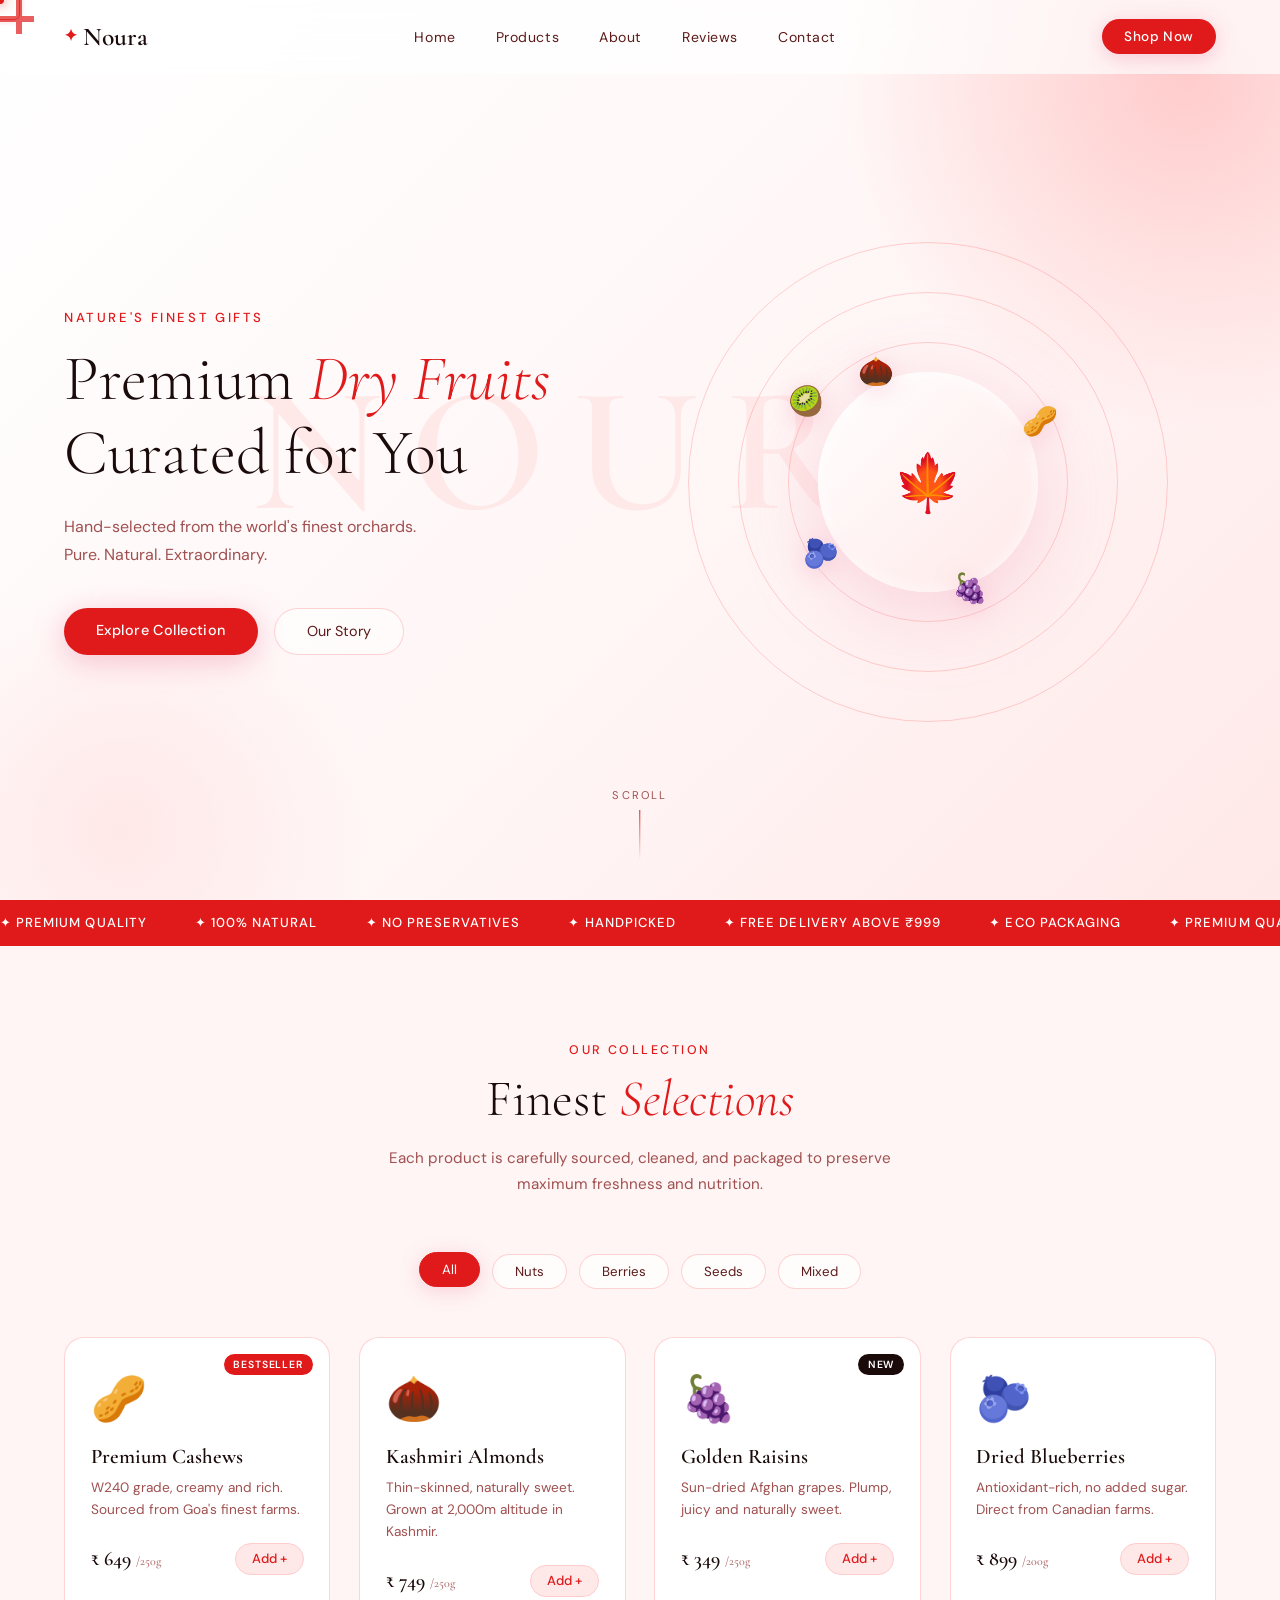
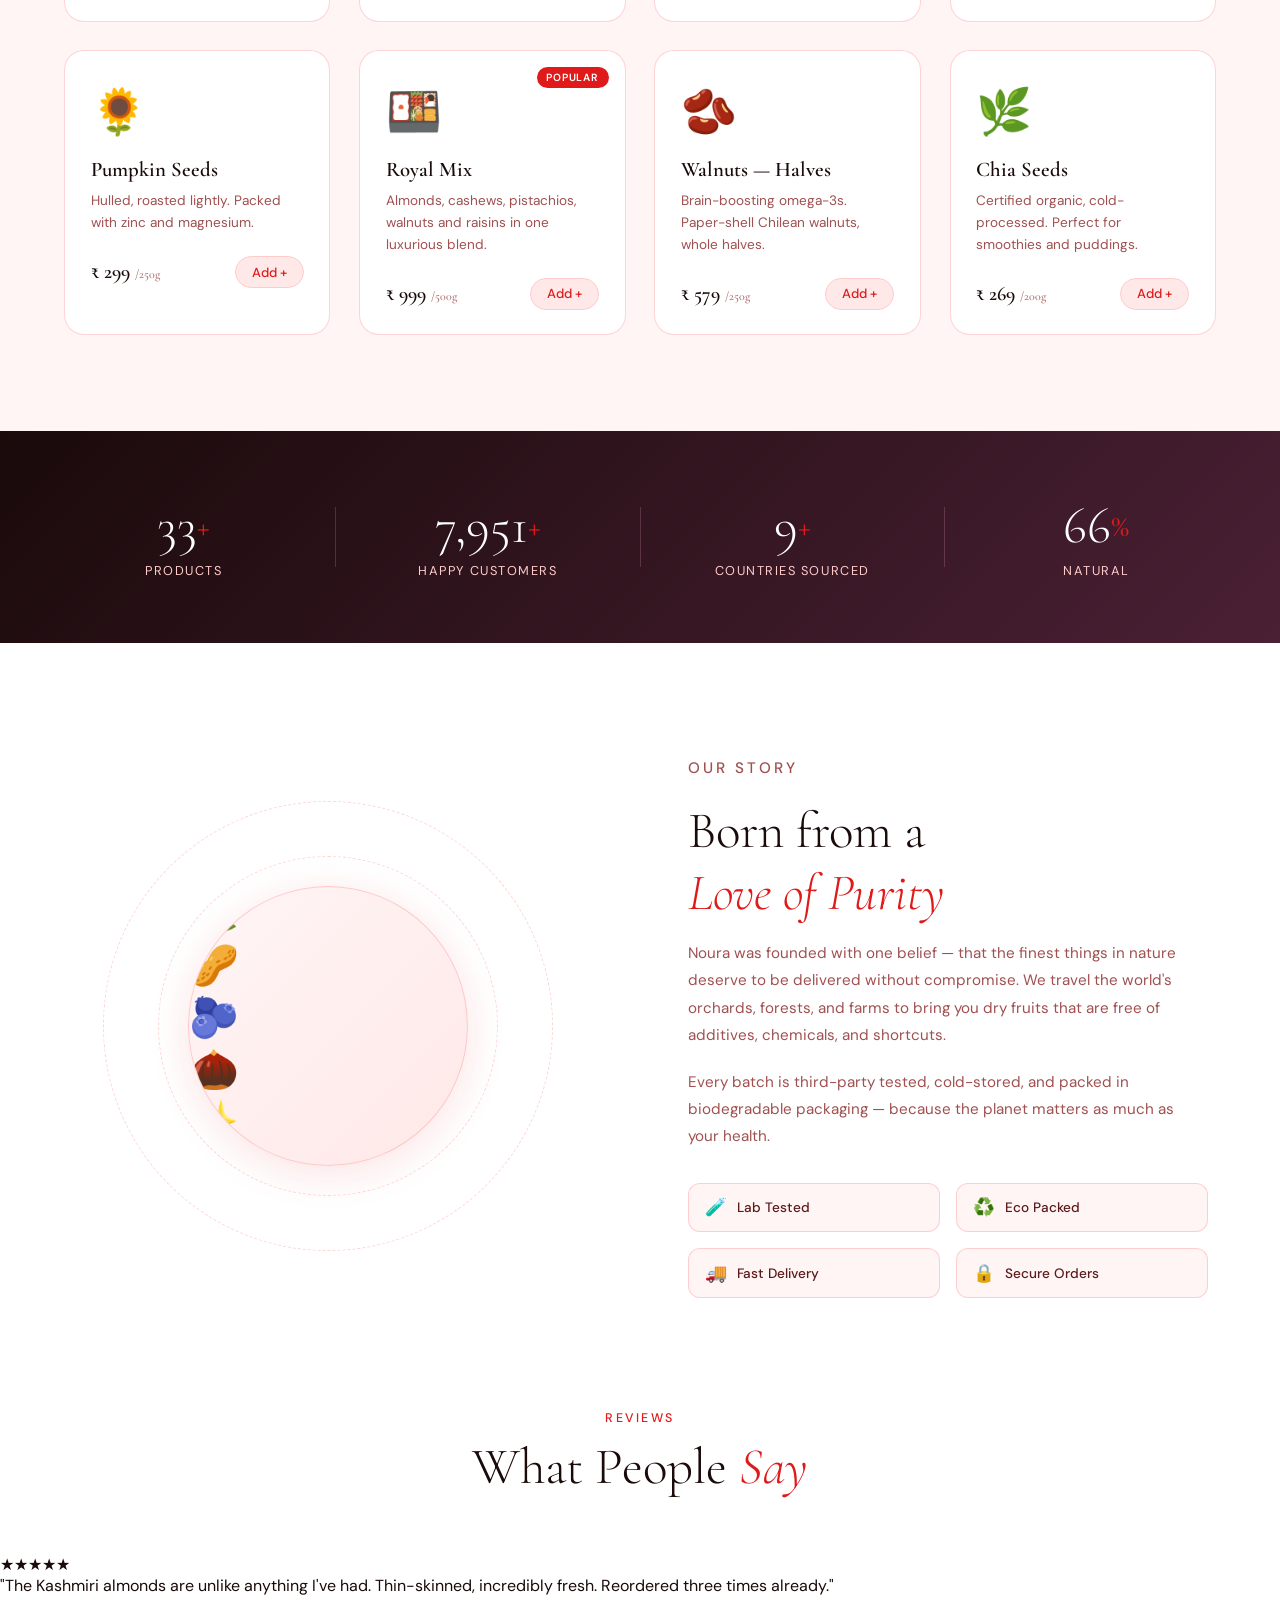
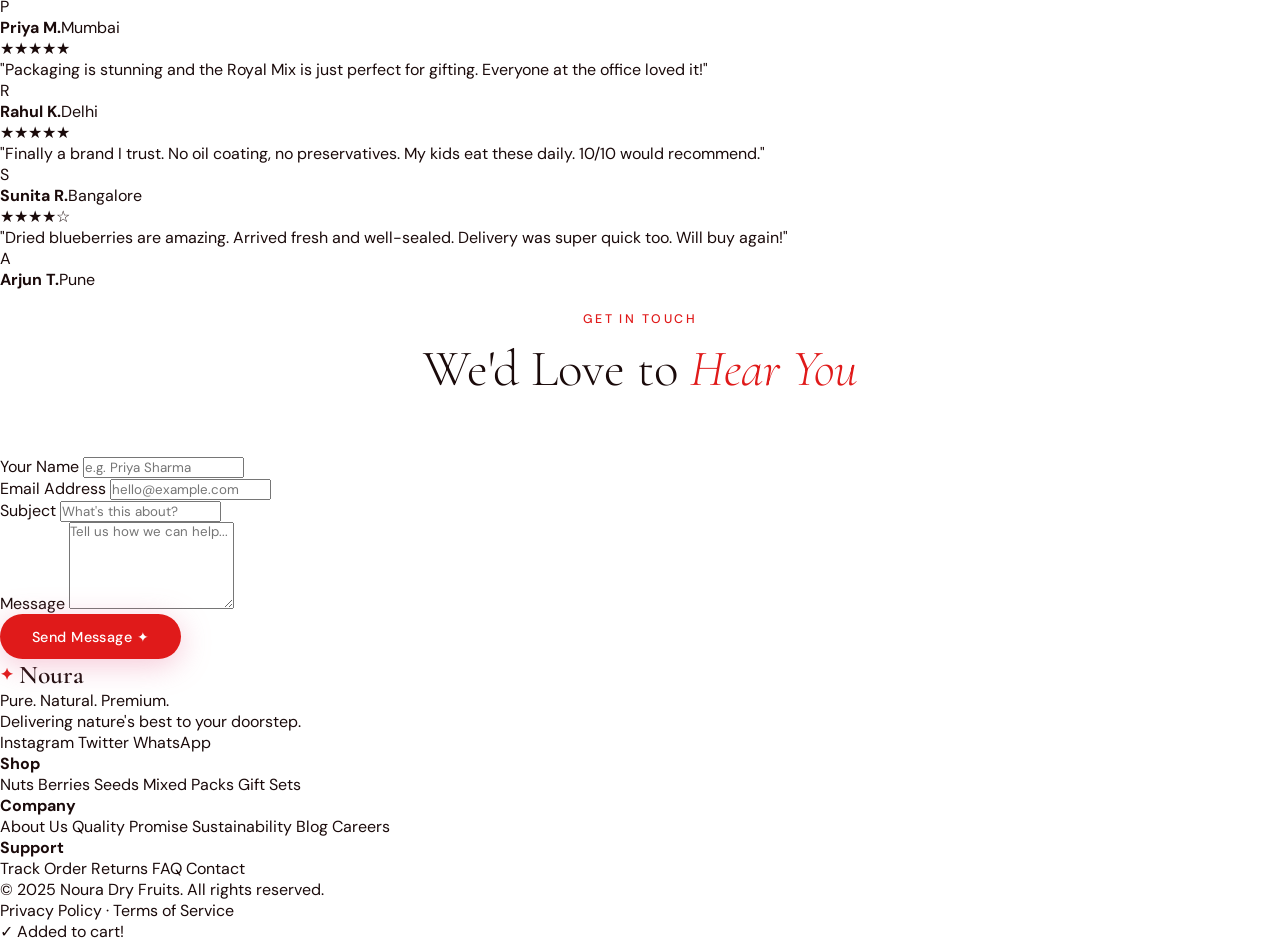
<file: index.html>
<!DOCTYPE html>
<html lang="en">
<head>
  <meta charset="UTF-8" />
  <meta name="viewport" content="width=device-width, initial-scale=1.0" />
  <title>Noura — Premium Dry Fruits</title>
  <link rel="stylesheet" href="webs.css"/>
  <link href="https://fonts.googleapis.com/css2?family=Cormorant+Garamond:ital,wght@0,300;0,400;0,600;1,300;1,400&family=DM+Sans:wght@300;400;500&display=swap" rel="stylesheet"/>
</head>
<body>

  <!-- Cursor -->
  <div class="cursor" id="cursor"></div>
  <div class="cursor-follower" id="cursorFollower"></div>

  <!-- Floating Particles -->
  <div class="particles" id="particles"></div>

  <!-- ── NAVBAR ── -->
  <nav class="navbar" id="navbar">
    <div class="nav-logo">
      <span class="logo-icon">✦</span> Noura
    </div>
    <ul class="nav-links">
      <li><a href="#home">Home</a></li>
      <li><a href="#products">Products</a></li>
      <li><a href="#about">About</a></li>
      <li><a href="#testimonials">Reviews</a></li>
      <li><a href="#contact">Contact</a></li>
    </ul>
    <button class="nav-cta">Shop Now</button>
    <button class="hamburger" id="hamburger">&#9776;</button>
  </nav>

  <!-- ── HERO ── -->
  <section class="hero" id="home">
    <div class="hero-bg-text">NOURA</div>
    <div class="hero-content">
      <p class="hero-tagline reveal-up">Nature's Finest Gifts</p>
      <h1 class="hero-title reveal-up delay-1">Premium <em>Dry Fruits</em><br/>Curated for You</h1>
      <p class="hero-sub reveal-up delay-2">Hand-selected from the world's finest orchards.<br/>Pure. Natural. Extraordinary.</p>
      <div class="hero-btns reveal-up delay-3">
        <a href="#products" class="btn-primary">Explore Collection</a>
        <a href="#about" class="btn-ghost">Our Story</a>
      </div>
    </div>
    <div class="hero-visual">
      <div class="bowl-ring ring-1"></div>
      <div class="bowl-ring ring-2"></div>
      <div class="bowl-ring ring-3"></div>
      <div class="hero-bowl">
        <div class="float-item fi-1">🌰</div>
        <div class="float-item fi-2">🥜</div>
        <div class="float-item fi-3">🍇</div>
        <div class="float-item fi-4">🫐</div>
        <div class="float-item fi-5">🥝</div>
        <div class="bowl-center">🍁</div>
      </div>
    </div>
    <div class="hero-scroll">
      <span>Scroll</span>
      <div class="scroll-line"></div>
    </div>
  </section>

  <!-- ── MARQUEE STRIP ── -->
  <div class="marquee-wrapper">
    <div class="marquee-track">
      <span>✦ Premium Quality</span><span>✦ 100% Natural</span><span>✦ No Preservatives</span>
      <span>✦ Handpicked</span><span>✦ Free Delivery Above ₹999</span><span>✦ Eco Packaging</span>
      <span>✦ Premium Quality</span><span>✦ 100% Natural</span><span>✦ No Preservatives</span>
      <span>✦ Handpicked</span><span>✦ Free Delivery Above ₹999</span><span>✦ Eco Packaging</span>
    </div>
  </div>

  <!-- ── PRODUCTS ── -->
  <section class="products" id="products">
    <div class="section-header">
      <p class="section-label">Our Collection</p>
      <h2 class="section-title">Finest <em>Selections</em></h2>
      <p class="section-sub">Each product is carefully sourced, cleaned, and packaged to preserve maximum freshness and nutrition.</p>
    </div>

    <div class="filter-bar">
      <button class="filter-btn active" data-filter="all">All</button>
      <button class="filter-btn" data-filter="nuts">Nuts</button>
      <button class="filter-btn" data-filter="berries">Berries</button>
      <button class="filter-btn" data-filter="seeds">Seeds</button>
      <button class="filter-btn" data-filter="mixed">Mixed</button>
    </div>

    <div class="products-grid" id="productsGrid">

      <div class="product-card" data-category="nuts">
        <div class="card-badge">Bestseller</div>
        <div class="card-emoji">🥜</div>
        <div class="card-glow"></div>
        <h3>Premium Cashews</h3>
        <p>W240 grade, creamy and rich. Sourced from Goa's finest farms.</p>
        <div class="card-footer">
          <span class="price">₹ 649 <small>/250g</small></span>
          <button class="add-cart">Add +</button>
        </div>
      </div>

      <div class="product-card" data-category="nuts">
        <div class="card-emoji">🌰</div>
        <div class="card-glow"></div>
        <h3>Kashmiri Almonds</h3>
        <p>Thin-skinned, naturally sweet. Grown at 2,000m altitude in Kashmir.</p>
        <div class="card-footer">
          <span class="price">₹ 749 <small>/250g</small></span>
          <button class="add-cart">Add +</button>
        </div>
      </div>

      <div class="product-card featured" data-category="berries">
        <div class="card-badge new">New</div>
        <div class="card-emoji">🍇</div>
        <div class="card-glow"></div>
        <h3>Golden Raisins</h3>
        <p>Sun-dried Afghan grapes. Plump, juicy and naturally sweet.</p>
        <div class="card-footer">
          <span class="price">₹ 349 <small>/250g</small></span>
          <button class="add-cart">Add +</button>
        </div>
      </div>

      <div class="product-card" data-category="berries">
        <div class="card-emoji">🫐</div>
        <div class="card-glow"></div>
        <h3>Dried Blueberries</h3>
        <p>Antioxidant-rich, no added sugar. Direct from Canadian farms.</p>
        <div class="card-footer">
          <span class="price">₹ 899 <small>/200g</small></span>
          <button class="add-cart">Add +</button>
        </div>
      </div>

      <div class="product-card" data-category="seeds">
        <div class="card-emoji">🌻</div>
        <div class="card-glow"></div>
        <h3>Pumpkin Seeds</h3>
        <p>Hulled, roasted lightly. Packed with zinc and magnesium.</p>
        <div class="card-footer">
          <span class="price">₹ 299 <small>/250g</small></span>
          <button class="add-cart">Add +</button>
        </div>
      </div>

      <div class="product-card" data-category="mixed">
        <div class="card-badge">Popular</div>
        <div class="card-emoji">🍱</div>
        <div class="card-glow"></div>
        <h3>Royal Mix</h3>
        <p>Almonds, cashews, pistachios, walnuts and raisins in one luxurious blend.</p>
        <div class="card-footer">
          <span class="price">₹ 999 <small>/500g</small></span>
          <button class="add-cart">Add +</button>
        </div>
      </div>

      <div class="product-card" data-category="nuts">
        <div class="card-emoji">🫘</div>
        <div class="card-glow"></div>
        <h3>Walnuts — Halves</h3>
        <p>Brain-boosting omega-3s. Paper-shell Chilean walnuts, whole halves.</p>
        <div class="card-footer">
          <span class="price">₹ 579 <small>/250g</small></span>
          <button class="add-cart">Add +</button>
        </div>
      </div>

      <div class="product-card" data-category="seeds">
        <div class="card-emoji">🌿</div>
        <div class="card-glow"></div>
        <h3>Chia Seeds</h3>
        <p>Certified organic, cold-processed. Perfect for smoothies and puddings.</p>
        <div class="card-footer">
          <span class="price">₹ 269 <small>/200g</small></span>
          <button class="add-cart">Add +</button>
        </div>
      </div>

    </div>
  </section>

  <!-- ── STATS STRIP ── -->
  <section class="stats-strip">
    <div class="stat-item">
      <span class="stat-num" data-target="50">0</span><span class="stat-sym">+</span>
      <p>Products</p>
    </div>
    <div class="stat-divider"></div>
    <div class="stat-item">
      <span class="stat-num" data-target="12000">0</span><span class="stat-sym">+</span>
      <p>Happy Customers</p>
    </div>
    <div class="stat-divider"></div>
    <div class="stat-item">
      <span class="stat-num" data-target="15">0</span><span class="stat-sym">+</span>
      <p>Countries Sourced</p>
    </div>
    <div class="stat-divider"></div>
    <div class="stat-item">
      <span class="stat-num" data-target="100">0</span><span class="stat-sym">%</span>
      <p>Natural</p>
    </div>
  </section>

  <!-- ── ABOUT ── -->
  <section class="about" id="about">
    <div class="about-visual">
      <div class="about-ring ar1"></div>
      <div class="about-ring ar2"></div>
      <div class="about-img-box">
        <div class="about-emoji-grid">
          <span>🌿</span><span>🥜</span><span>🫐</span>
          <span>🌰</span><span>✨</span><span>🍇</span>
          <span>🌻</span><span>🫘</span><span>🍁</span>
        </div>
      </div>
    </div>
    <div class="about-content">
      <p class="section-label">Our Story</p>
      <h2 class="section-title">Born from a<br/><em>Love of Purity</em></h2>
      <p>Noura was founded with one belief — that the finest things in nature deserve to be delivered without compromise. We travel the world's orchards, forests, and farms to bring you dry fruits that are free of additives, chemicals, and shortcuts.</p>
      <p>Every batch is third-party tested, cold-stored, and packed in biodegradable packaging — because the planet matters as much as your health.</p>
      <div class="about-perks">
        <div class="perk"><span>🧪</span> Lab Tested</div>
        <div class="perk"><span>♻️</span> Eco Packed</div>
        <div class="perk"><span>🚚</span> Fast Delivery</div>
        <div class="perk"><span>🔒</span> Secure Orders</div>
      </div>
    </div>
  </section>

  <!-- ── TESTIMONIALS ── -->
  <section class="testimonials" id="testimonials">
    <div class="section-header">
      <p class="section-label">Reviews</p>
      <h2 class="section-title">What People <em>Say</em></h2>
    </div>
    <div class="testi-track" id="testiTrack">

      <div class="testi-card">
        <div class="testi-stars">★★★★★</div>
        <p>"The Kashmiri almonds are unlike anything I've had. Thin-skinned, incredibly fresh. Reordered three times already."</p>
        <div class="testi-author">
          <div class="author-avatar">P</div>
          <div><strong>Priya M.</strong><span>Mumbai</span></div>
        </div>
      </div>

      <div class="testi-card">
        <div class="testi-stars">★★★★★</div>
        <p>"Packaging is stunning and the Royal Mix is just perfect for gifting. Everyone at the office loved it!"</p>
        <div class="testi-author">
          <div class="author-avatar">R</div>
          <div><strong>Rahul K.</strong><span>Delhi</span></div>
        </div>
      </div>

      <div class="testi-card">
        <div class="testi-stars">★★★★★</div>
        <p>"Finally a brand I trust. No oil coating, no preservatives. My kids eat these daily. 10/10 would recommend."</p>
        <div class="testi-author">
          <div class="author-avatar">S</div>
          <div><strong>Sunita R.</strong><span>Bangalore</span></div>
        </div>
      </div>

      <div class="testi-card">
        <div class="testi-stars">★★★★☆</div>
        <p>"Dried blueberries are amazing. Arrived fresh and well-sealed. Delivery was super quick too. Will buy again!"</p>
        <div class="testi-author">
          <div class="author-avatar">A</div>
          <div><strong>Arjun T.</strong><span>Pune</span></div>
        </div>
      </div>

    </div>
    <div class="testi-dots" id="testiDots"></div>
  </section>

  <!-- ── CONTACT ── -->
  <section class="contact" id="contact">
    <div class="contact-inner">
      <div class="section-header">
        <p class="section-label">Get in Touch</p>
        <h2 class="section-title">We'd Love to <em>Hear You</em></h2>
      </div>
      <form class="contact-form" id="contactForm">
        <div class="form-row">
          <div class="form-group">
            <label>Your Name</label>
            <input type="text" placeholder="e.g. Priya Sharma" required />
          </div>
          <div class="form-group">
            <label>Email Address</label>
            <input type="email" placeholder="hello@example.com" required />
          </div>
        </div>
        <div class="form-group">
          <label>Subject</label>
          <input type="text" placeholder="What's this about?" />
        </div>
        <div class="form-group">
          <label>Message</label>
          <textarea rows="5" placeholder="Tell us how we can help..."></textarea>
        </div>
        <button type="submit" class="btn-primary submit-btn">Send Message ✦</button>
      </form>
    </div>
  </section>

  <!-- ── FOOTER ── -->
  <footer class="footer">
    <div class="footer-top">
      <div class="footer-brand">
        <div class="nav-logo"><span class="logo-icon">✦</span> Noura</div>
        <p>Pure. Natural. Premium.<br/>Delivering nature's best to your doorstep.</p>
        <div class="social-links">
          <a href="#">Instagram</a>
          <a href="#">Twitter</a>
          <a href="#">WhatsApp</a>
        </div>
      </div>
      <div class="footer-links">
        <h4>Shop</h4>
        <a href="#">Nuts</a>
        <a href="#">Berries</a>
        <a href="#">Seeds</a>
        <a href="#">Mixed Packs</a>
        <a href="#">Gift Sets</a>
      </div>
      <div class="footer-links">
        <h4>Company</h4>
        <a href="#">About Us</a>
        <a href="#">Quality Promise</a>
        <a href="#">Sustainability</a>
        <a href="#">Blog</a>
        <a href="#">Careers</a>
      </div>
      <div class="footer-links">
        <h4>Support</h4>
        <a href="#">Track Order</a>
        <a href="#">Returns</a>
        <a href="#">FAQ</a>
        <a href="#">Contact</a>
      </div>
    </div>
    <div class="footer-bottom">
      <p>© 2025 Noura Dry Fruits. All rights reserved.</p>
      <p>Privacy Policy · Terms of Service</p>
    </div>
  </footer>

  <!-- Toast -->
  <div class="toast" id="toast">
    <span>✓</span> Added to cart!
  </div>

  <script src="webs.js"></script>
</body>
</html>
</file>
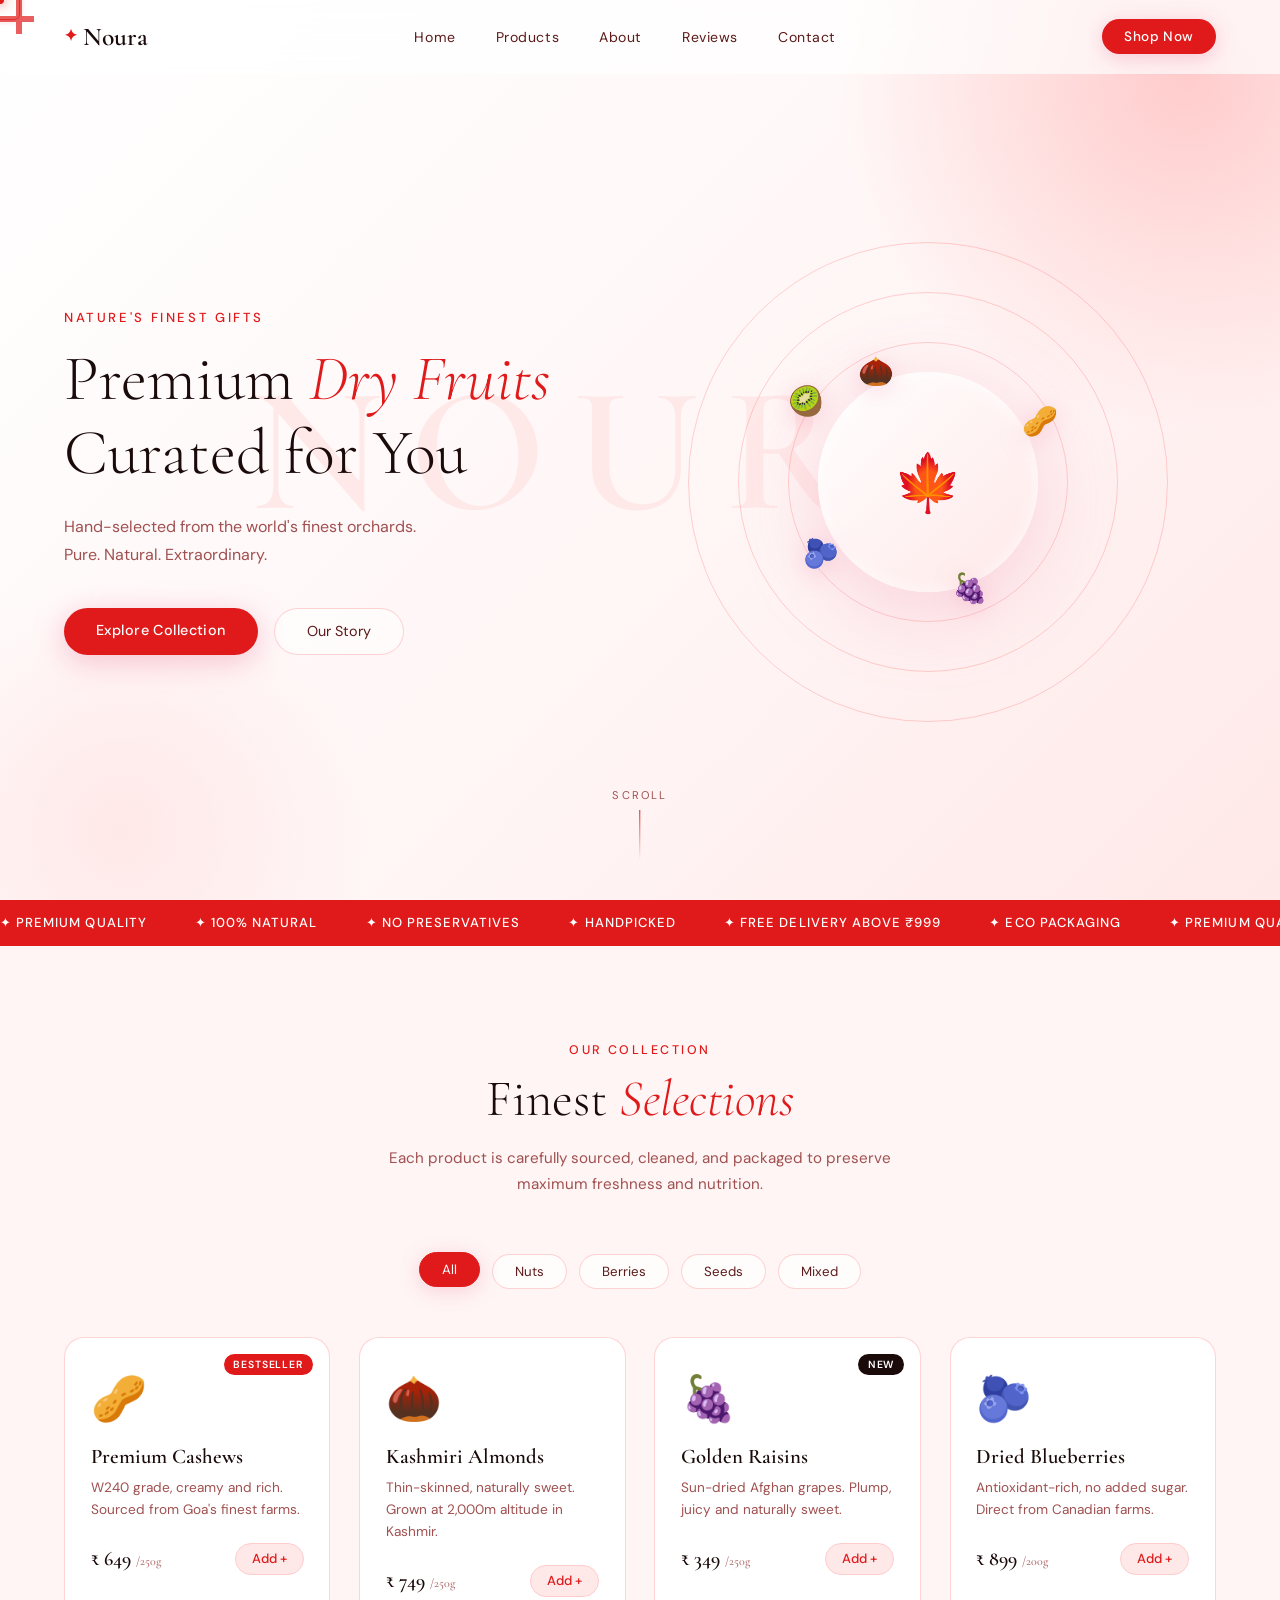
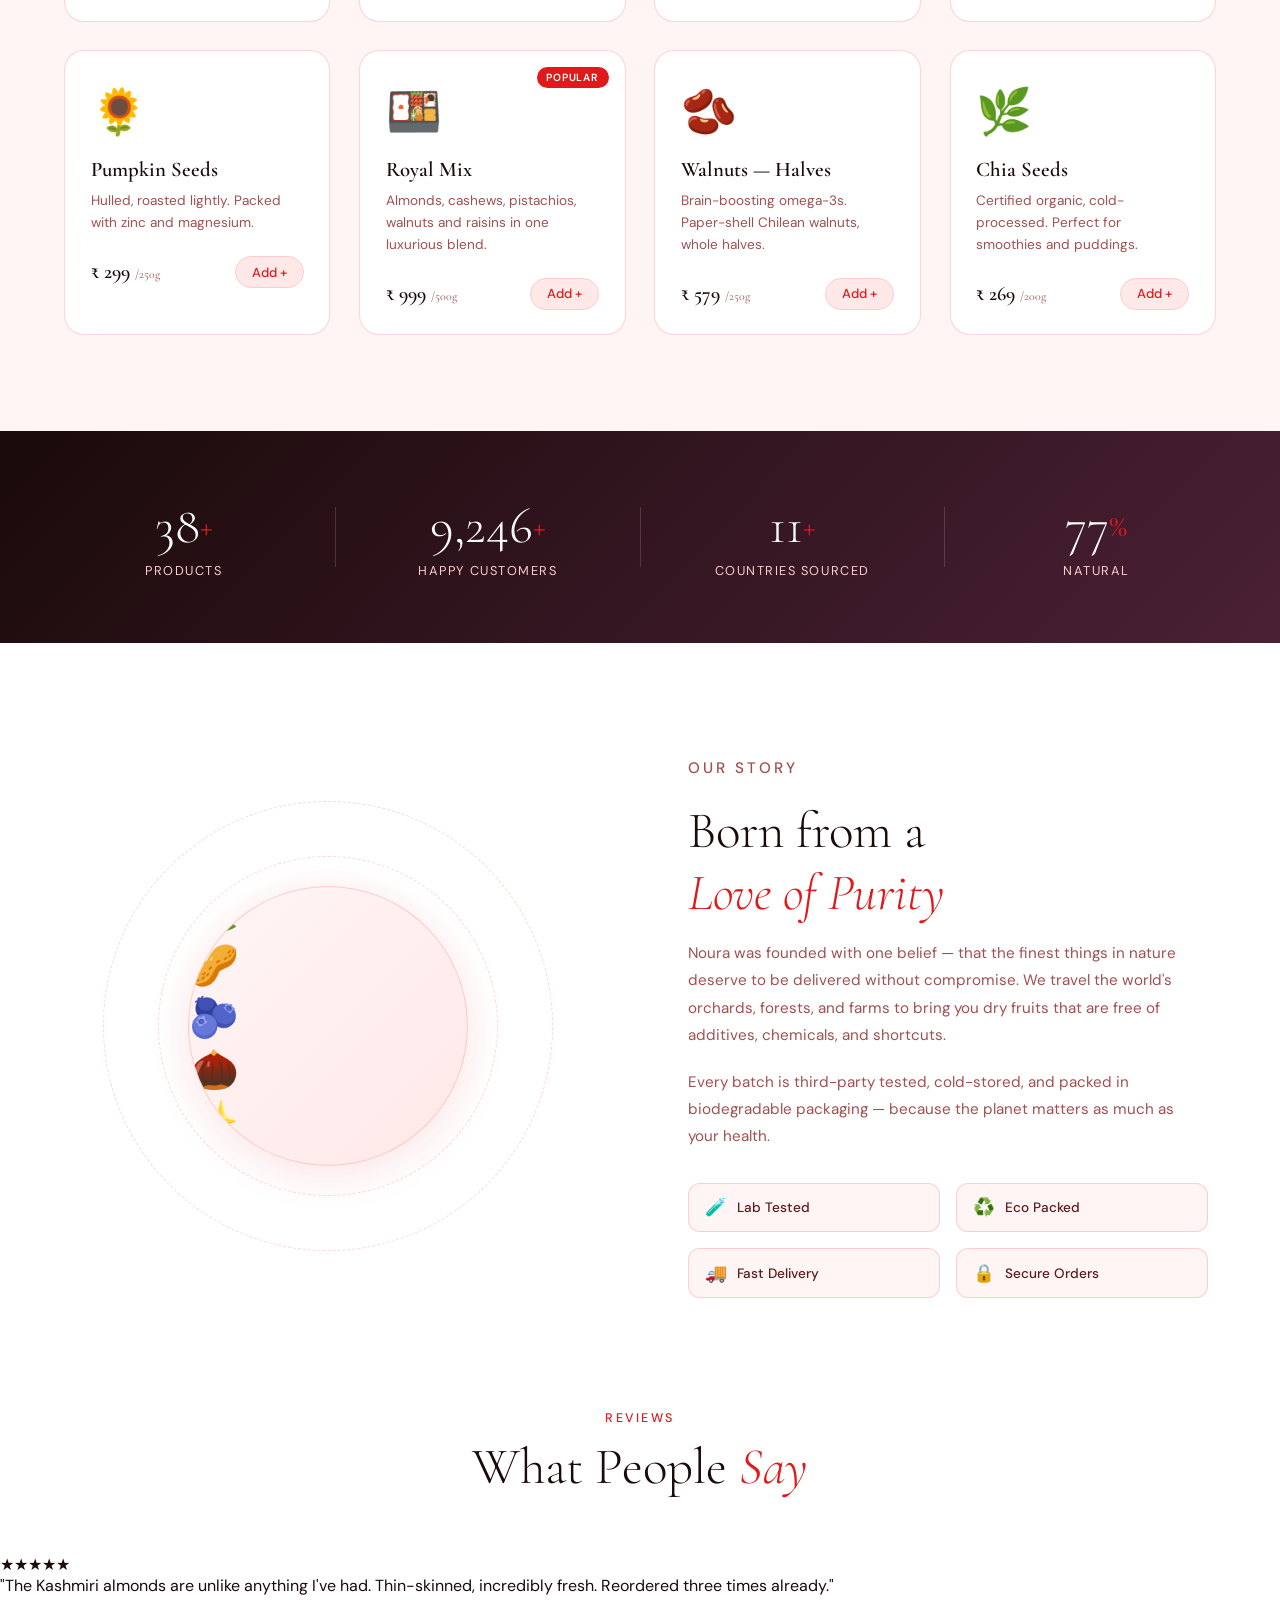
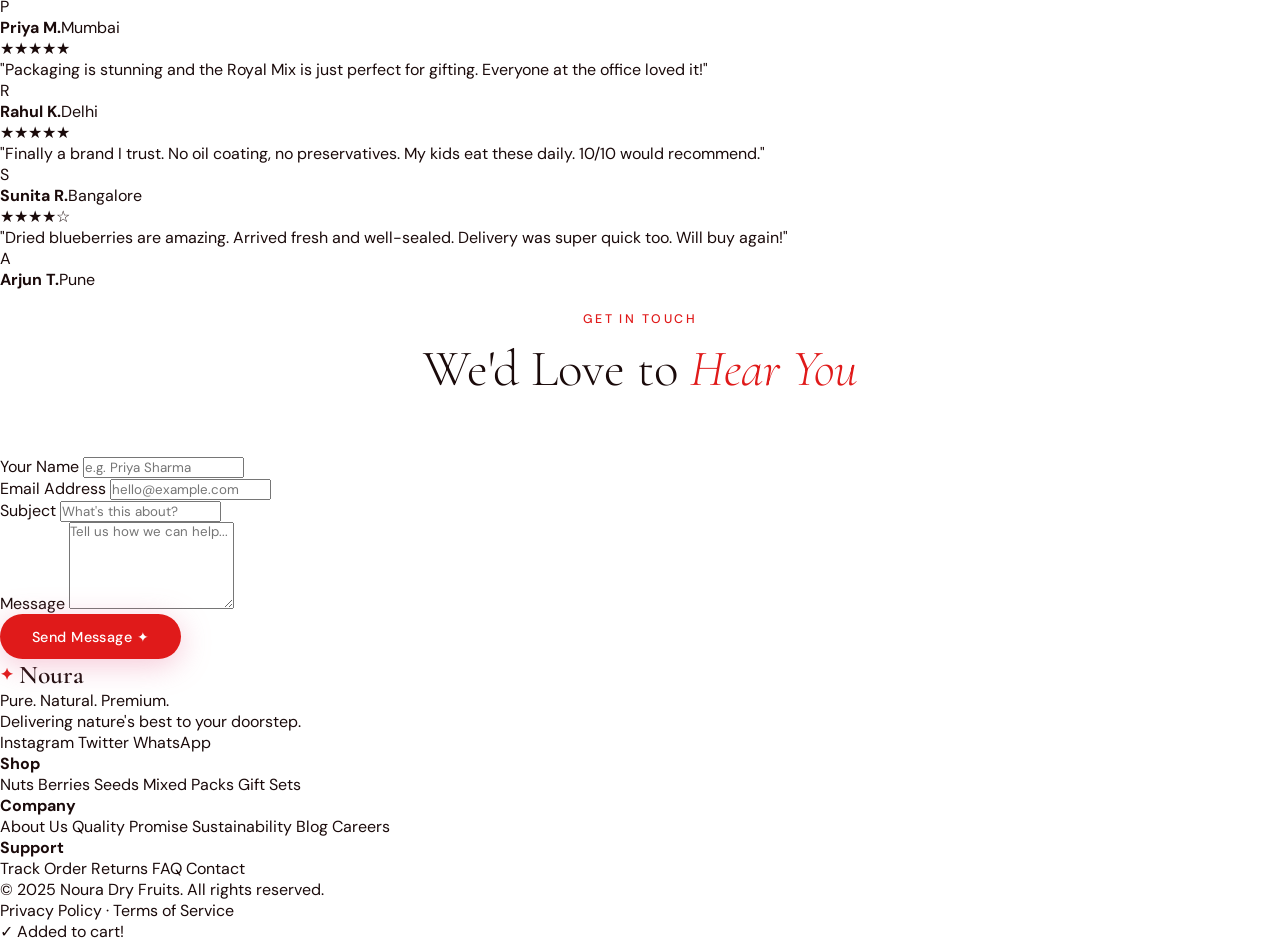
<file: web.html>
<!DOCTYPE html>
<html lang="en">
<head>
  <meta charset="UTF-8" />
  <meta name="viewport" content="width=device-width, initial-scale=1.0" />
  <title>Noura — Premium Dry Fruits</title>
  <link rel="stylesheet" href="webs.css"/>
  <link href="https://fonts.googleapis.com/css2?family=Cormorant+Garamond:ital,wght@0,300;0,400;0,600;1,300;1,400&family=DM+Sans:wght@300;400;500&display=swap" rel="stylesheet"/>
</head>
<body>

  <!-- Cursor -->
  <div class="cursor" id="cursor"></div>
  <div class="cursor-follower" id="cursorFollower"></div>

  <!-- Floating Particles -->
  <div class="particles" id="particles"></div>

  <!-- ── NAVBAR ── -->
  <nav class="navbar" id="navbar">
    <div class="nav-logo">
      <span class="logo-icon">✦</span> Noura
    </div>
    <ul class="nav-links">
      <li><a href="#home">Home</a></li>
      <li><a href="#products">Products</a></li>
      <li><a href="#about">About</a></li>
      <li><a href="#testimonials">Reviews</a></li>
      <li><a href="#contact">Contact</a></li>
    </ul>
    <button class="nav-cta">Shop Now</button>
    <button class="hamburger" id="hamburger">&#9776;</button>
  </nav>

  <!-- ── HERO ── -->
  <section class="hero" id="home">
    <div class="hero-bg-text">NOURA</div>
    <div class="hero-content">
      <p class="hero-tagline reveal-up">Nature's Finest Gifts</p>
      <h1 class="hero-title reveal-up delay-1">Premium <em>Dry Fruits</em><br/>Curated for You</h1>
      <p class="hero-sub reveal-up delay-2">Hand-selected from the world's finest orchards.<br/>Pure. Natural. Extraordinary.</p>
      <div class="hero-btns reveal-up delay-3">
        <a href="#products" class="btn-primary">Explore Collection</a>
        <a href="#about" class="btn-ghost">Our Story</a>
      </div>
    </div>
    <div class="hero-visual">
      <div class="bowl-ring ring-1"></div>
      <div class="bowl-ring ring-2"></div>
      <div class="bowl-ring ring-3"></div>
      <div class="hero-bowl">
        <div class="float-item fi-1">🌰</div>
        <div class="float-item fi-2">🥜</div>
        <div class="float-item fi-3">🍇</div>
        <div class="float-item fi-4">🫐</div>
        <div class="float-item fi-5">🥝</div>
        <div class="bowl-center">🍁</div>
      </div>
    </div>
    <div class="hero-scroll">
      <span>Scroll</span>
      <div class="scroll-line"></div>
    </div>
  </section>

  <!-- ── MARQUEE STRIP ── -->
  <div class="marquee-wrapper">
    <div class="marquee-track">
      <span>✦ Premium Quality</span><span>✦ 100% Natural</span><span>✦ No Preservatives</span>
      <span>✦ Handpicked</span><span>✦ Free Delivery Above ₹999</span><span>✦ Eco Packaging</span>
      <span>✦ Premium Quality</span><span>✦ 100% Natural</span><span>✦ No Preservatives</span>
      <span>✦ Handpicked</span><span>✦ Free Delivery Above ₹999</span><span>✦ Eco Packaging</span>
    </div>
  </div>

  <!-- ── PRODUCTS ── -->
  <section class="products" id="products">
    <div class="section-header">
      <p class="section-label">Our Collection</p>
      <h2 class="section-title">Finest <em>Selections</em></h2>
      <p class="section-sub">Each product is carefully sourced, cleaned, and packaged to preserve maximum freshness and nutrition.</p>
    </div>

    <div class="filter-bar">
      <button class="filter-btn active" data-filter="all">All</button>
      <button class="filter-btn" data-filter="nuts">Nuts</button>
      <button class="filter-btn" data-filter="berries">Berries</button>
      <button class="filter-btn" data-filter="seeds">Seeds</button>
      <button class="filter-btn" data-filter="mixed">Mixed</button>
    </div>

    <div class="products-grid" id="productsGrid">

      <div class="product-card" data-category="nuts">
        <div class="card-badge">Bestseller</div>
        <div class="card-emoji">🥜</div>
        <div class="card-glow"></div>
        <h3>Premium Cashews</h3>
        <p>W240 grade, creamy and rich. Sourced from Goa's finest farms.</p>
        <div class="card-footer">
          <span class="price">₹ 649 <small>/250g</small></span>
          <button class="add-cart">Add +</button>
        </div>
      </div>

      <div class="product-card" data-category="nuts">
        <div class="card-emoji">🌰</div>
        <div class="card-glow"></div>
        <h3>Kashmiri Almonds</h3>
        <p>Thin-skinned, naturally sweet. Grown at 2,000m altitude in Kashmir.</p>
        <div class="card-footer">
          <span class="price">₹ 749 <small>/250g</small></span>
          <button class="add-cart">Add +</button>
        </div>
      </div>

      <div class="product-card featured" data-category="berries">
        <div class="card-badge new">New</div>
        <div class="card-emoji">🍇</div>
        <div class="card-glow"></div>
        <h3>Golden Raisins</h3>
        <p>Sun-dried Afghan grapes. Plump, juicy and naturally sweet.</p>
        <div class="card-footer">
          <span class="price">₹ 349 <small>/250g</small></span>
          <button class="add-cart">Add +</button>
        </div>
      </div>

      <div class="product-card" data-category="berries">
        <div class="card-emoji">🫐</div>
        <div class="card-glow"></div>
        <h3>Dried Blueberries</h3>
        <p>Antioxidant-rich, no added sugar. Direct from Canadian farms.</p>
        <div class="card-footer">
          <span class="price">₹ 899 <small>/200g</small></span>
          <button class="add-cart">Add +</button>
        </div>
      </div>

      <div class="product-card" data-category="seeds">
        <div class="card-emoji">🌻</div>
        <div class="card-glow"></div>
        <h3>Pumpkin Seeds</h3>
        <p>Hulled, roasted lightly. Packed with zinc and magnesium.</p>
        <div class="card-footer">
          <span class="price">₹ 299 <small>/250g</small></span>
          <button class="add-cart">Add +</button>
        </div>
      </div>

      <div class="product-card" data-category="mixed">
        <div class="card-badge">Popular</div>
        <div class="card-emoji">🍱</div>
        <div class="card-glow"></div>
        <h3>Royal Mix</h3>
        <p>Almonds, cashews, pistachios, walnuts and raisins in one luxurious blend.</p>
        <div class="card-footer">
          <span class="price">₹ 999 <small>/500g</small></span>
          <button class="add-cart">Add +</button>
        </div>
      </div>

      <div class="product-card" data-category="nuts">
        <div class="card-emoji">🫘</div>
        <div class="card-glow"></div>
        <h3>Walnuts — Halves</h3>
        <p>Brain-boosting omega-3s. Paper-shell Chilean walnuts, whole halves.</p>
        <div class="card-footer">
          <span class="price">₹ 579 <small>/250g</small></span>
          <button class="add-cart">Add +</button>
        </div>
      </div>

      <div class="product-card" data-category="seeds">
        <div class="card-emoji">🌿</div>
        <div class="card-glow"></div>
        <h3>Chia Seeds</h3>
        <p>Certified organic, cold-processed. Perfect for smoothies and puddings.</p>
        <div class="card-footer">
          <span class="price">₹ 269 <small>/200g</small></span>
          <button class="add-cart">Add +</button>
        </div>
      </div>

    </div>
  </section>

  <!-- ── STATS STRIP ── -->
  <section class="stats-strip">
    <div class="stat-item">
      <span class="stat-num" data-target="50">0</span><span class="stat-sym">+</span>
      <p>Products</p>
    </div>
    <div class="stat-divider"></div>
    <div class="stat-item">
      <span class="stat-num" data-target="12000">0</span><span class="stat-sym">+</span>
      <p>Happy Customers</p>
    </div>
    <div class="stat-divider"></div>
    <div class="stat-item">
      <span class="stat-num" data-target="15">0</span><span class="stat-sym">+</span>
      <p>Countries Sourced</p>
    </div>
    <div class="stat-divider"></div>
    <div class="stat-item">
      <span class="stat-num" data-target="100">0</span><span class="stat-sym">%</span>
      <p>Natural</p>
    </div>
  </section>

  <!-- ── ABOUT ── -->
  <section class="about" id="about">
    <div class="about-visual">
      <div class="about-ring ar1"></div>
      <div class="about-ring ar2"></div>
      <div class="about-img-box">
        <div class="about-emoji-grid">
          <span>🌿</span><span>🥜</span><span>🫐</span>
          <span>🌰</span><span>✨</span><span>🍇</span>
          <span>🌻</span><span>🫘</span><span>🍁</span>
        </div>
      </div>
    </div>
    <div class="about-content">
      <p class="section-label">Our Story</p>
      <h2 class="section-title">Born from a<br/><em>Love of Purity</em></h2>
      <p>Noura was founded with one belief — that the finest things in nature deserve to be delivered without compromise. We travel the world's orchards, forests, and farms to bring you dry fruits that are free of additives, chemicals, and shortcuts.</p>
      <p>Every batch is third-party tested, cold-stored, and packed in biodegradable packaging — because the planet matters as much as your health.</p>
      <div class="about-perks">
        <div class="perk"><span>🧪</span> Lab Tested</div>
        <div class="perk"><span>♻️</span> Eco Packed</div>
        <div class="perk"><span>🚚</span> Fast Delivery</div>
        <div class="perk"><span>🔒</span> Secure Orders</div>
      </div>
    </div>
  </section>

  <!-- ── TESTIMONIALS ── -->
  <section class="testimonials" id="testimonials">
    <div class="section-header">
      <p class="section-label">Reviews</p>
      <h2 class="section-title">What People <em>Say</em></h2>
    </div>
    <div class="testi-track" id="testiTrack">

      <div class="testi-card">
        <div class="testi-stars">★★★★★</div>
        <p>"The Kashmiri almonds are unlike anything I've had. Thin-skinned, incredibly fresh. Reordered three times already."</p>
        <div class="testi-author">
          <div class="author-avatar">P</div>
          <div><strong>Priya M.</strong><span>Mumbai</span></div>
        </div>
      </div>

      <div class="testi-card">
        <div class="testi-stars">★★★★★</div>
        <p>"Packaging is stunning and the Royal Mix is just perfect for gifting. Everyone at the office loved it!"</p>
        <div class="testi-author">
          <div class="author-avatar">R</div>
          <div><strong>Rahul K.</strong><span>Delhi</span></div>
        </div>
      </div>

      <div class="testi-card">
        <div class="testi-stars">★★★★★</div>
        <p>"Finally a brand I trust. No oil coating, no preservatives. My kids eat these daily. 10/10 would recommend."</p>
        <div class="testi-author">
          <div class="author-avatar">S</div>
          <div><strong>Sunita R.</strong><span>Bangalore</span></div>
        </div>
      </div>

      <div class="testi-card">
        <div class="testi-stars">★★★★☆</div>
        <p>"Dried blueberries are amazing. Arrived fresh and well-sealed. Delivery was super quick too. Will buy again!"</p>
        <div class="testi-author">
          <div class="author-avatar">A</div>
          <div><strong>Arjun T.</strong><span>Pune</span></div>
        </div>
      </div>

    </div>
    <div class="testi-dots" id="testiDots"></div>
  </section>

  <!-- ── CONTACT ── -->
  <section class="contact" id="contact">
    <div class="contact-inner">
      <div class="section-header">
        <p class="section-label">Get in Touch</p>
        <h2 class="section-title">We'd Love to <em>Hear You</em></h2>
      </div>
      <form class="contact-form" id="contactForm">
        <div class="form-row">
          <div class="form-group">
            <label>Your Name</label>
            <input type="text" placeholder="e.g. Priya Sharma" required />
          </div>
          <div class="form-group">
            <label>Email Address</label>
            <input type="email" placeholder="hello@example.com" required />
          </div>
        </div>
        <div class="form-group">
          <label>Subject</label>
          <input type="text" placeholder="What's this about?" />
        </div>
        <div class="form-group">
          <label>Message</label>
          <textarea rows="5" placeholder="Tell us how we can help..."></textarea>
        </div>
        <button type="submit" class="btn-primary submit-btn">Send Message ✦</button>
      </form>
    </div>
  </section>

  <!-- ── FOOTER ── -->
  <footer class="footer">
    <div class="footer-top">
      <div class="footer-brand">
        <div class="nav-logo"><span class="logo-icon">✦</span> Noura</div>
        <p>Pure. Natural. Premium.<br/>Delivering nature's best to your doorstep.</p>
        <div class="social-links">
          <a href="#">Instagram</a>
          <a href="#">Twitter</a>
          <a href="#">WhatsApp</a>
        </div>
      </div>
      <div class="footer-links">
        <h4>Shop</h4>
        <a href="#">Nuts</a>
        <a href="#">Berries</a>
        <a href="#">Seeds</a>
        <a href="#">Mixed Packs</a>
        <a href="#">Gift Sets</a>
      </div>
      <div class="footer-links">
        <h4>Company</h4>
        <a href="#">About Us</a>
        <a href="#">Quality Promise</a>
        <a href="#">Sustainability</a>
        <a href="#">Blog</a>
        <a href="#">Careers</a>
      </div>
      <div class="footer-links">
        <h4>Support</h4>
        <a href="#">Track Order</a>
        <a href="#">Returns</a>
        <a href="#">FAQ</a>
        <a href="#">Contact</a>
      </div>
    </div>
    <div class="footer-bottom">
      <p>© 2025 Noura Dry Fruits. All rights reserved.</p>
      <p>Privacy Policy · Terms of Service</p>
    </div>
  </footer>

  <!-- Toast -->
  <div class="toast" id="toast">
    <span>✓</span> Added to cart!
  </div>

  <script src="webs.js"></script>
</body>
</html>
</file>
<file: webs.css>
/* ══════════════════════════════════════
   NOURA — Premium Dry Fruits
   Style Sheet
══════════════════════════════════════ */

:root {
  --white:  #FFFFFF;
  --pink-0: #FFF5F5;
  --pink-1: #FFE8E8;
  --pink-2: #FFCCCC;
  --pink-3: #FF9999;
  --pink-4: #FF6666;
  --blush:  #FFDDDD;
  --rose:   #E01A1A;
  --text-dark: #1A0A0A;
  --text-mid:  #5C1A1A;
  --text-light:#A05050;
  --shadow-soft: 0 8px 40px rgba(224, 26, 26, 0.12);
  --shadow-card: 0 4px 30px rgba(224, 26, 26, 0.15);
  --border:  rgba(255, 100, 100, 0.28);
  --radius:  20px;
  --radius-sm: 12px;
  --transition: 0.4s cubic-bezier(0.25, 0.46, 0.45, 0.94);
}

/* ── RESET ── */
*, *::before, *::after { margin: 0; padding: 0; box-sizing: border-box; }

html { scroll-behavior: smooth; font-size: 16px; }

body {
  font-family: 'DM Sans', sans-serif;
  background: var(--white);
  color: var(--text-dark);
  overflow-x: hidden;
  cursor: none;
}

a { text-decoration: none; color: inherit; }
ul { list-style: none; }
button { cursor: none; font-family: inherit; border: none; outline: none; }
input, textarea { font-family: inherit; outline: none; }

/* ══════════════════════════════════════
   CURSOR — Unique Crosshair + Ring
══════════════════════════════════════ */

/* Hide default */
*, *::before, *::after { cursor: none !important; }

/* Dot core */
.cursor {
  position: fixed;
  width: 8px;
  height: 8px;
  background: var(--rose);
  border-radius: 50%;
  pointer-events: none;
  z-index: 9999;
  left: 0; top: 0;
  transform: translate(-50%, -50%);
  transition: width 0.2s, height 0.2s, background 0.3s, opacity 0.2s;
  box-shadow: 0 0 12px rgba(224,26,26,0.8), 0 0 24px rgba(224,26,26,0.4);
}

/* Crosshair arms - built with pseudo elements on follower */
.cursor-follower {
  position: fixed;
  width: 40px;
  height: 40px;
  pointer-events: none;
  z-index: 9998;
  left: 0; top: 0;
  transform: translate(-50%, -50%);
  /* no transition here — JS controls it for lag */
}

/* Outer rotating square ring */
.cursor-follower::before {
  content: '';
  position: absolute;
  inset: 0;
  border: 1.5px solid var(--rose);
  border-radius: 6px;
  transform: rotate(0deg);
  animation: cursorSpin 4s linear infinite;
  opacity: 0.7;
  box-shadow: 0 0 8px rgba(224,26,26,0.3);
}

/* Crosshair lines */
.cursor-follower::after {
  content: '';
  position: absolute;
  inset: -14px;
  background:
    /* horizontal line */
    linear-gradient(to right, transparent 0%, transparent calc(50% - 22px),
      var(--rose) calc(50% - 22px), var(--rose) calc(50% - 16px),
      transparent calc(50% - 16px), transparent calc(50% + 16px),
      var(--rose) calc(50% + 16px), var(--rose) calc(50% + 22px),
      transparent calc(50% + 22px), transparent 100%),
    /* vertical line */
    linear-gradient(to bottom, transparent 0%, transparent calc(50% - 22px),
      var(--rose) calc(50% - 22px), var(--rose) calc(50% - 16px),
      transparent calc(50% - 16px), transparent calc(50% + 16px),
      var(--rose) calc(50% + 16px), var(--rose) calc(50% + 22px),
      transparent calc(50% + 22px), transparent 100%);
  opacity: 0.7;
}

@keyframes cursorSpin {
  0%   { transform: rotate(0deg)   scale(1);    border-color: var(--rose); }
  25%  { transform: rotate(90deg)  scale(1.08); border-color: #ff4444; }
  50%  { transform: rotate(180deg) scale(1);    border-color: var(--rose); }
  75%  { transform: rotate(270deg) scale(1.08); border-color: #ff4444; }
  100% { transform: rotate(360deg) scale(1);    border-color: var(--rose); }
}

/* Hover state — scale up and pulse */
.cursor.hovered {
  width: 6px;
  height: 6px;
  background: #fff;
  box-shadow: 0 0 16px rgba(224,26,26,1), 0 0 32px rgba(224,26,26,0.6);
}

.cursor-follower.hovered::before {
  animation: cursorSpin 0.8s linear infinite, cursorPulse 0.6s ease-in-out infinite alternate;
  border-color: #ff4444;
  border-width: 2px;
  border-radius: 50%;
  inset: -8px;
  opacity: 1;
}

@keyframes cursorPulse {
  from { box-shadow: 0 0 8px rgba(224,26,26,0.4); }
  to   { box-shadow: 0 0 24px rgba(224,26,26,0.9), 0 0 40px rgba(224,26,26,0.3); }
}

/* Click burst */
.cursor.clicked {
  transform: translate(-50%, -50%) scale(2.5);
  opacity: 0;
  transition: transform 0.3s ease, opacity 0.3s ease;
}

/* ══════════════════════════════════════
   PARTICLES
══════════════════════════════════════ */
.particles {
  position: fixed;
  top: 0; left: 0;
  width: 100%; height: 100%;
  pointer-events: none;
  z-index: 0;
  overflow: hidden;
}

.particle {
  position: absolute;
  border-radius: 50%;
  background: radial-gradient(circle, var(--pink-2), transparent);
  opacity: 0;
  animation: particleDrift var(--dur) ease-in-out infinite;
  animation-delay: var(--delay);
}

@keyframes particleDrift {
  0%   { opacity: 0; transform: translateY(0) scale(1); }
  20%  { opacity: 0.6; }
  80%  { opacity: 0.3; }
  100% { opacity: 0; transform: translateY(-120px) scale(1.4); }
}

/* ══════════════════════════════════════
   NAVBAR
══════════════════════════════════════ */
.navbar {
  position: fixed;
  top: 0; left: 0; right: 0;
  z-index: 1000;
  display: flex;
  align-items: center;
  justify-content: space-between;
  padding: 1.2rem 4rem;
  background: rgba(255,255,255,0.7);
  backdrop-filter: blur(20px);
  -webkit-backdrop-filter: blur(20px);
  border-bottom: 1px solid transparent;
  transition: var(--transition);
}

.navbar.scrolled {
  border-bottom-color: var(--border);
  box-shadow: 0 2px 30px rgba(232,118,154,0.08);
  padding: 0.9rem 4rem;
}

.nav-logo {
  font-family: 'Cormorant Garamond', serif;
  font-size: 1.6rem;
  font-weight: 600;
  color: var(--text-dark);
  display: flex;
  align-items: center;
  gap: 0.4rem;
}

.logo-icon {
  color: var(--rose);
  font-size: 1rem;
  animation: spin 8s linear infinite;
}

@keyframes spin { to { transform: rotate(360deg); } }

.nav-links {
  display: flex;
  gap: 2.5rem;
}

.nav-links a {
  font-size: 0.88rem;
  font-weight: 400;
  letter-spacing: 0.04em;
  color: var(--text-mid);
  position: relative;
  transition: color 0.3s;
}

.nav-links a::after {
  content: '';
  position: absolute;
  bottom: -3px; left: 0;
  width: 0; height: 1px;
  background: var(--rose);
  transition: width 0.35s;
}

.nav-links a:hover { color: var(--rose); }
.nav-links a:hover::after { width: 100%; }

.nav-cta {
  background: var(--rose);
  color: #fff;
  padding: 0.55rem 1.4rem;
  border-radius: 50px;
  font-size: 0.85rem;
  font-weight: 500;
  letter-spacing: 0.03em;
  transition: var(--transition);
  box-shadow: 0 4px 20px rgba(232,118,154,0.35);
}

.nav-cta:hover {
  background: var(--text-dark);
  transform: translateY(-2px);
  box-shadow: 0 8px 30px rgba(45,26,36,0.2);
}

.hamburger {
  display: none;
  background: none;
  font-size: 1.4rem;
  color: var(--text-dark);
}

/* ══════════════════════════════════════
   HERO
══════════════════════════════════════ */
.hero {
  min-height: 100vh;
  display: grid;
  grid-template-columns: 1fr 1fr;
  align-items: center;
  padding: 8rem 4rem 4rem;
  position: relative;
  background: linear-gradient(135deg, var(--white) 0%, var(--pink-0) 60%, var(--pink-1) 100%);
  overflow: hidden;
}

.hero::before {
  content: '';
  position: absolute;
  top: -30%; right: -20%;
  width: 700px; height: 700px;
  background: radial-gradient(circle, var(--pink-2) 0%, transparent 70%);
  border-radius: 50%;
  animation: blobPulse 6s ease-in-out infinite;
}

.hero::after {
  content: '';
  position: absolute;
  bottom: -20%; left: -10%;
  width: 500px; height: 500px;
  background: radial-gradient(circle, var(--pink-1) 0%, transparent 70%);
  border-radius: 50%;
  animation: blobPulse 8s ease-in-out infinite reverse;
}

@keyframes blobPulse {
  0%, 100% { transform: scale(1) translate(0, 0); }
  50%       { transform: scale(1.1) translate(20px, -20px); }
}

.hero-bg-text {
  position: absolute;
  top: 50%;
  left: 50%;
  transform: translate(-50%, -50%);
  font-family: 'Cormorant Garamond', serif;
  font-size: clamp(6rem, 14vw, 14rem);
  font-weight: 600;
  color: var(--pink-1);
  letter-spacing: 0.15em;
  pointer-events: none;
  z-index: 0;
  white-space: nowrap;
  animation: bgTextFade 3s ease forwards;
}

@keyframes bgTextFade {
  from { opacity: 0; letter-spacing: 0.3em; }
  to   { opacity: 1; letter-spacing: 0.15em; }
}

.hero-content {
  position: relative;
  z-index: 2;
}

.hero-tagline {
  font-size: 0.82rem;
  font-weight: 500;
  letter-spacing: 0.2em;
  text-transform: uppercase;
  color: var(--rose);
  margin-bottom: 1rem;
}

.hero-title {
  font-family: 'Cormorant Garamond', serif;
  font-size: clamp(2.8rem, 5vw, 5rem);
  font-weight: 300;
  line-height: 1.15;
  color: var(--text-dark);
  margin-bottom: 1.5rem;
}

.hero-title em {
  font-style: italic;
  color: var(--rose);
}

.hero-sub {
  font-size: 1rem;
  color: var(--text-light);
  line-height: 1.7;
  margin-bottom: 2.5rem;
}

.hero-btns {
  display: flex;
  gap: 1rem;
  flex-wrap: wrap;
}

.btn-primary {
  background: var(--rose);
  color: #fff;
  padding: 0.85rem 2rem;
  border-radius: 50px;
  font-size: 0.9rem;
  font-weight: 500;
  letter-spacing: 0.03em;
  display: inline-block;
  transition: var(--transition);
  box-shadow: 0 6px 30px rgba(232,118,154,0.4);
}

.btn-primary:hover {
  background: var(--text-dark);
  transform: translateY(-3px);
  box-shadow: 0 12px 40px rgba(45,26,36,0.25);
}

.btn-ghost {
  border: 1px solid var(--border);
  color: var(--text-mid);
  padding: 0.85rem 2rem;
  border-radius: 50px;
  font-size: 0.9rem;
  font-weight: 400;
  display: inline-block;
  transition: var(--transition);
  background: rgba(255,255,255,0.5);
}

.btn-ghost:hover {
  border-color: var(--rose);
  color: var(--rose);
  background: rgba(255,255,255,0.9);
  transform: translateY(-3px);
}

/* Hero Visual */
.hero-visual {
  position: relative;
  z-index: 2;
  display: flex;
  justify-content: center;
  align-items: center;
  min-height: 480px;
}

.bowl-ring {
  position: absolute;
  border-radius: 50%;
  border: 1px solid var(--border);
  animation: ringExpand 4s ease-in-out infinite;
}

.ring-1 { width: 280px; height: 280px; animation-delay: 0s; }
.ring-2 { width: 380px; height: 380px; animation-delay: 0.8s; }
.ring-3 { width: 480px; height: 480px; animation-delay: 1.6s; }

@keyframes ringExpand {
  0%, 100% { transform: scale(1); opacity: 0.7; }
  50%       { transform: scale(1.04); opacity: 1; }
}

.hero-bowl {
  width: 220px;
  height: 220px;
  background: linear-gradient(135deg, #fff 0%, var(--pink-1) 100%);
  border-radius: 50%;
  display: flex;
  align-items: center;
  justify-content: center;
  box-shadow: 0 20px 80px rgba(232,118,154,0.25), inset 0 2px 20px rgba(255,255,255,0.8);
  position: relative;
}

.bowl-center {
  font-size: 3.5rem;
  animation: bowlFloat 3s ease-in-out infinite;
}

@keyframes bowlFloat {
  0%, 100% { transform: translateY(0) rotate(-5deg); }
  50%       { transform: translateY(-10px) rotate(5deg); }
}

.float-item {
  position: absolute;
  font-size: 1.8rem;
  animation: floatOrbit var(--orb-dur) ease-in-out infinite;
  animation-delay: var(--orb-delay);
  filter: drop-shadow(0 4px 12px rgba(232,118,154,0.3));
}

.fi-1 { --orb-dur: 4.0s; --orb-delay: 0.0s; top: -20px;  left: 40px; }
.fi-2 { --orb-dur: 3.5s; --orb-delay: 0.6s; top: 30px;   right: -20px; }
.fi-3 { --orb-dur: 4.5s; --orb-delay: 1.2s; bottom: -15px; right: 50px; }
.fi-4 { --orb-dur: 3.8s; --orb-delay: 1.8s; bottom: 20px; left: -15px; }
.fi-5 { --orb-dur: 4.2s; --orb-delay: 0.9s; top: 10px;   left: -30px; }

@keyframes floatOrbit {
  0%, 100% { transform: translateY(0) scale(1); }
  50%       { transform: translateY(-14px) scale(1.1); }
}

.hero-scroll {
  position: absolute;
  bottom: 2.5rem;
  left: 50%;
  transform: translateX(-50%);
  display: flex;
  flex-direction: column;
  align-items: center;
  gap: 0.5rem;
  z-index: 2;
}

.hero-scroll span {
  font-size: 0.7rem;
  letter-spacing: 0.2em;
  text-transform: uppercase;
  color: var(--text-light);
}

.scroll-line {
  width: 1px;
  height: 50px;
  background: linear-gradient(to bottom, var(--rose), transparent);
  animation: scrollPulse 2s ease-in-out infinite;
}

@keyframes scrollPulse {
  0%, 100% { transform: scaleY(1); opacity: 1; }
  50%       { transform: scaleY(0.5); opacity: 0.4; }
}

/* Reveal Animations */
.reveal-up {
  opacity: 0;
  transform: translateY(30px);
  animation: revealUp 0.8s ease forwards;
}

.delay-1 { animation-delay: 0.2s; }
.delay-2 { animation-delay: 0.4s; }
.delay-3 { animation-delay: 0.6s; }

@keyframes revealUp {
  to { opacity: 1; transform: translateY(0); }
}

/* ══════════════════════════════════════
   MARQUEE
══════════════════════════════════════ */
.marquee-wrapper {
  background: var(--rose);
  overflow: hidden;
  padding: 0.9rem 0;
}

.marquee-track {
  display: flex;
  gap: 3rem;
  white-space: nowrap;
  animation: marquee 28s linear infinite;
}

.marquee-track span {
  font-size: 0.82rem;
  font-weight: 500;
  letter-spacing: 0.08em;
  text-transform: uppercase;
  color: #fff;
  flex-shrink: 0;
}

@keyframes marquee {
  from { transform: translateX(0); }
  to   { transform: translateX(-50%); }
}

/* ══════════════════════════════════════
   SECTION COMMONS
══════════════════════════════════════ */
section { position: relative; z-index: 1; }

.section-header {
  text-align: center;
  margin-bottom: 3.5rem;
}

.section-label {
  font-size: 0.78rem;
  font-weight: 500;
  letter-spacing: 0.2em;
  text-transform: uppercase;
  color: var(--rose);
  margin-bottom: 0.7rem;
}

.section-title {
  font-family: 'Cormorant Garamond', serif;
  font-size: clamp(2.2rem, 4vw, 3.5rem);
  font-weight: 300;
  color: var(--text-dark);
  line-height: 1.2;
  margin-bottom: 1rem;
}

.section-title em {
  font-style: italic;
  color: var(--rose);
}

.section-sub {
  font-size: 0.95rem;
  color: var(--text-light);
  max-width: 520px;
  margin: 0 auto;
  line-height: 1.7;
}

/* ══════════════════════════════════════
   PRODUCTS
══════════════════════════════════════ */
.products {
  padding: 6rem 4rem;
  background: var(--pink-0);
}

/* Filter Bar */
.filter-bar {
  display: flex;
  justify-content: center;
  gap: 0.7rem;
  margin-bottom: 3rem;
  flex-wrap: wrap;
}

.filter-btn {
  padding: 0.5rem 1.4rem;
  border-radius: 50px;
  border: 1px solid var(--border);
  background: rgba(255,255,255,0.7);
  font-size: 0.83rem;
  font-weight: 400;
  color: var(--text-mid);
  transition: var(--transition);
}

.filter-btn:hover,
.filter-btn.active {
  background: var(--rose);
  border-color: var(--rose);
  color: #fff;
  box-shadow: 0 4px 20px rgba(232,118,154,0.3);
  transform: translateY(-2px);
}

/* Products Grid */
.products-grid {
  display: grid;
  grid-template-columns: repeat(auto-fill, minmax(260px, 1fr));
  gap: 1.8rem;
}

.product-card {
  background: #fff;
  border-radius: var(--radius);
  padding: 2rem 1.6rem 1.5rem;
  border: 1px solid var(--border);
  position: relative;
  overflow: hidden;
  transition: var(--transition);
  cursor: none;
}

.product-card::before {
  content: '';
  position: absolute;
  top: 0; left: 0; right: 0;
  height: 3px;
  background: linear-gradient(90deg, var(--pink-3), var(--rose));
  transform: scaleX(0);
  transform-origin: left;
  transition: transform 0.4s ease;
}

.product-card:hover {
  transform: translateY(-8px);
  box-shadow: 0 20px 60px rgba(232,118,154,0.18);
  border-color: var(--pink-2);
}

.product-card:hover::before { transform: scaleX(1); }

.card-glow {
  position: absolute;
  top: -60%; left: -30%;
  width: 200%; height: 200%;
  background: radial-gradient(circle at center, rgba(255,174,200,0.12), transparent 60%);
  opacity: 0;
  transition: opacity 0.4s;
  pointer-events: none;
}

.product-card:hover .card-glow { opacity: 1; }

.card-badge {
  position: absolute;
  top: 1rem; right: 1rem;
  background: var(--rose);
  color: #fff;
  font-size: 0.65rem;
  font-weight: 600;
  letter-spacing: 0.08em;
  text-transform: uppercase;
  padding: 0.25rem 0.6rem;
  border-radius: 50px;
}

.card-badge.new { background: var(--text-dark); }

.card-emoji {
  font-size: 2.8rem;
  margin-bottom: 1rem;
  display: block;
  transition: transform 0.4s ease;
}

.product-card:hover .card-emoji {
  transform: scale(1.15) rotate(-5deg);
}

.product-card h3 {
  font-family: 'Cormorant Garamond', serif;
  font-size: 1.3rem;
  font-weight: 600;
  color: var(--text-dark);
  margin-bottom: 0.5rem;
}

.product-card p {
  font-size: 0.85rem;
  color: var(--text-light);
  line-height: 1.6;
  margin-bottom: 1.4rem;
}

.card-footer {
  display: flex;
  align-items: center;
  justify-content: space-between;
}

.price {
  font-family: 'Cormorant Garamond', serif;
  font-size: 1.25rem;
  font-weight: 600;
  color: var(--text-dark);
}

.price small {
  font-size: 0.75rem;
  font-weight: 400;
  color: var(--text-light);
}

.add-cart {
  background: var(--pink-1);
  color: var(--rose);
  border: 1px solid var(--pink-2);
  border-radius: 50px;
  padding: 0.4rem 1rem;
  font-size: 0.82rem;
  font-weight: 500;
  transition: var(--transition);
}

.add-cart:hover {
  background: var(--rose);
  color: #fff;
  border-color: var(--rose);
  transform: scale(1.06);
}

.product-card.hidden {
  display: none;
}

/* ══════════════════════════════════════
   STATS STRIP
══════════════════════════════════════ */
.stats-strip {
  display: flex;
  justify-content: center;
  align-items: center;
  gap: 0;
  padding: 4rem;
  background: linear-gradient(135deg, var(--text-dark) 0%, #4a2035 100%);
}

.stat-item {
  flex: 1;
  text-align: center;
}

.stat-item p {
  font-size: 0.8rem;
  font-weight: 400;
  letter-spacing: 0.12em;
  text-transform: uppercase;
  color: var(--pink-2);
  margin-top: 0.3rem;
}

.stat-num {
  font-family: 'Cormorant Garamond', serif;
  font-size: clamp(2.5rem, 4vw, 3.5rem);
  font-weight: 300;
  color: #fff;
}

.stat-sym {
  font-family: 'Cormorant Garamond', serif;
  font-size: 2rem;
  color: var(--rose);
  vertical-align: super;
}

.stat-divider {
  width: 1px;
  height: 60px;
  background: rgba(255,174,200,0.2);
  margin: 0 2rem;
}

/* ══════════════════════════════════════
   ABOUT
══════════════════════════════════════ */
.about {
  padding: 7rem 4rem;
  display: grid;
  grid-template-columns: 1fr 1fr;
  align-items: center;
  gap: 6rem;
  background: #fff;
}

.about-visual {
  position: relative;
  display: flex;
  justify-content: center;
  align-items: center;
  min-height: 420px;
}

.about-ring {
  position: absolute;
  border-radius: 50%;
  border: 1px dashed var(--border);
  animation: aboutRingRotate 20s linear infinite;
}

.ar1 { width: 340px; height: 340px; }
.ar2 { width: 450px; height: 450px; animation-direction: reverse; animation-duration: 30s; }

@keyframes aboutRingRotate { to { transform: rotate(360deg); } }

.about-img-box {
  width: 280px;
  height: 280px;
  background: linear-gradient(135deg, var(--pink-0), var(--pink-1));
  border-radius: 50%;
  display: grid;
  grid-template-columns: repeat(3, 1fr);
  place-items: center;
  font-size: 2.5rem;
  border: 1px solid var(--border);
  box-shadow: var(--shadow-soft);
  overflow: hidden;
  position: relative;
  z-index: 2;
}

.about-img-box span {
  transition: transform 0.35s ease;
}

.about-img-box span:hover {
  transform: scale(1.4) rotate(10deg);
}

.about-content {
  max-width: 520px;
}

.about-content p {
  font-size: 0.95rem;
  color: var(--text-light);
  line-height: 1.8;
  margin-bottom: 1.2rem;
}

.about-perks {
  display: grid;
  grid-template-columns: 1fr 1fr;
  gap: 1rem;
  margin-top: 2rem;
}

.perk {
  display: flex;
  align-items: center;
  gap: 0.6rem;
  background: var(--pink-0);
  border: 1px solid var(--border);
  border-radius: var(--radius-sm);
  padding: 0.8rem 1rem;
  font-size: 0.85rem;
  font-weight: 500;
  color: var(--text-mid);
  transition: var(--transition);
}

.perk:hover {
  background: var(--pink-1);
  transform: translateY(-3px);
  box-shadow: var(--shadow-card);
}

.perk span { font-size: 1.1rem; }

/* ══════════════════════════════════════
   TESTIMONIALS
═════════════════
</file>
